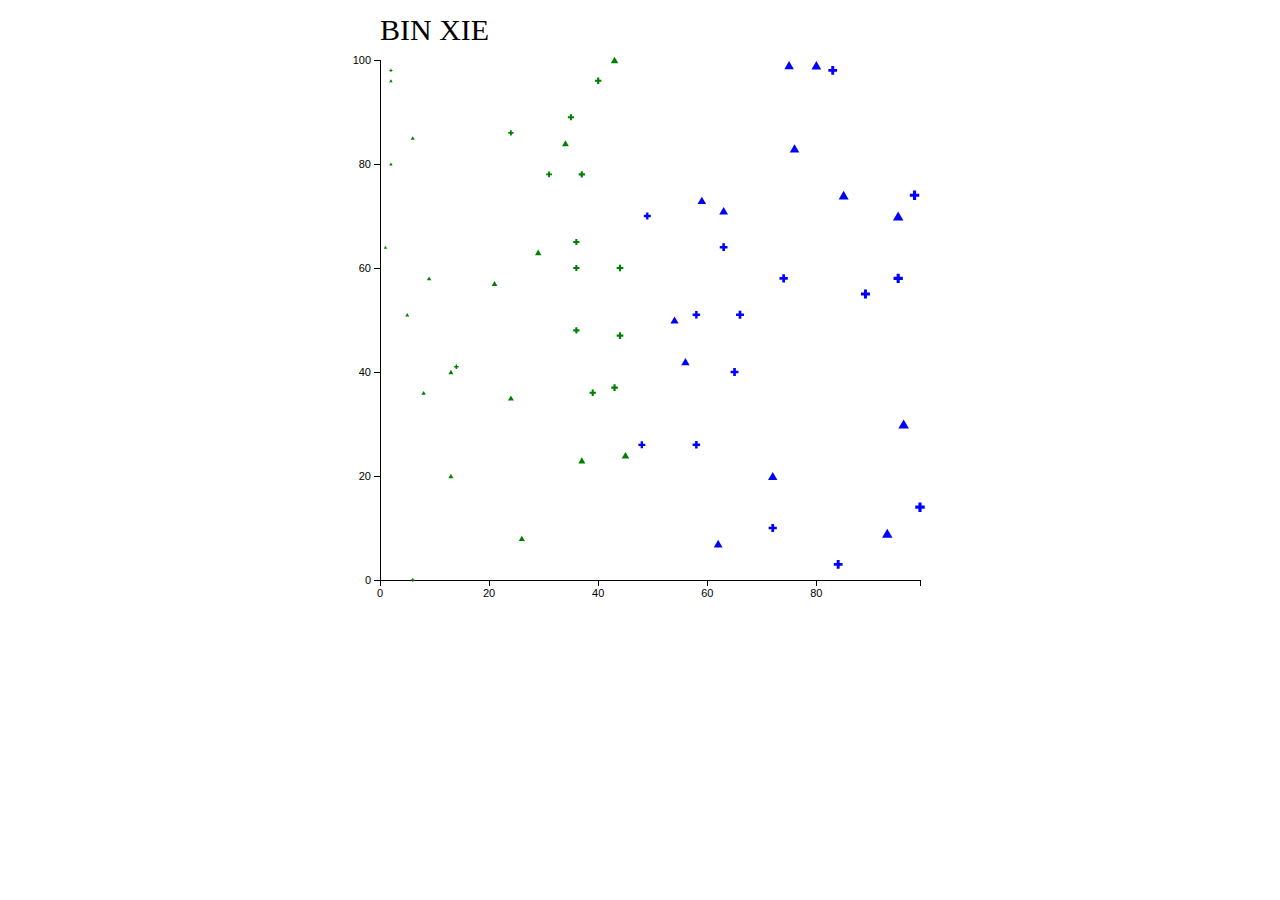
<file: HW1-bxie41/Q3/index.html>
<!DOCTYPE html>
<html lang="en">
<head>
    <meta charset="UTF-8">
    <title>bxie41</title>
    <script src="./d3/d3.v3.min.js"></script>
    <style>
        *{
            margin: 0;
            padding: 0;
        }
        body{
            text-align: center;
        }
        .axis path, .axis line{
            fill: none;
            stroke: black;
            shape-rendering: crispEdges;
        }
        .axis text{
            font-family: sans-serif;
            font-size: 11px;
        }
    </style>
</head>
<body>
    <div id="wrapper">
    </div>
</body>
<script>
    // dataset
    var triangle_data = [];
    var cross_data = [];
    for (var i = 0; i < 30; i++) {
        triangle_data.push([Math.floor(Math.random() * 101), Math.floor(Math.random() * 101)])
        cross_data.push([Math.floor(Math.random() * 101), Math.floor(Math.random() * 101)])
    }
    var dataset = triangle_data.concat(cross_data);
    var minX = 100, maxX = 0, maxY = 0, xSum = 0;
    for (var j = 0; j < 60; j++) {
        minX = Math.min(minX, dataset[j][0]);
        maxX = Math.max(maxX, dataset[j][0]);
        maxY = Math.max(maxY, dataset[j][1]);
        xSum = xSum + dataset[j][0]
    }
    var xAverage = xSum / 60;
    // draw svg
    var width = 600;
    var height = 600;
    var padding = {top: 60, right: 20, bottom: 20, left: 40};

    var svg = d3.select('#wrapper')
        .append('svg')
        .attr('width', width)
        .attr('height', height);
    // draw axis
    var xScale = d3.scale.linear()
        .domain([0, maxX])
        .range([padding.left, width-padding.right]);
    var yScale = d3.scale.linear()
        .domain([0, maxY])
        .range([height-padding.bottom, padding.top]);
    var xAxis = d3.svg.axis()
        .scale(xScale)
        .ticks(5)
        .orient('bottom');
    var yAxis = d3.svg.axis()
        .scale(yScale)
        .ticks(5)
        .orient('left');
    svg.append("g")
        .attr('class', 'axis')
        .attr('transform', 'translate(0,' + (height-padding.bottom) + ')')
        .call(xAxis);
    svg.append(("g"))
        .attr('class', 'axis')
        .attr('transform', 'translate(' + padding.left + ',0)')
        .call(yAxis);
    // draw triangles and crosses
    var scale = d3.scale.linear()
        .domain([minX, maxX])
        .range([5, 50]);
    var scatter = svg.append('g')
        .attr('class', 'scatter');
    var triangle_path = d3.svg.symbol()
        .type('triangle-up')
        .size(function(d) {return scale(d[0]);});
    svg.select('.scatter')
        .selectAll('path .triangle')
        .data(triangle_data)
        .enter()
        .append('path')
        .attr('d', triangle_path)
        .attr('fill', function (d) {
            return d[0] > xAverage? 'blue':'green';
        })
        .attr('transform', function (d) {
            return 'translate(' + xScale(d[0]) + ',' + yScale(d[1]) + ')';
        })
        .attr('class', 'triangle');
    var cross_path = d3.svg.symbol()
        .type('cross')
        .size(function(d) {return scale(d[0]);});
    svg.select('.scatter')
        .selectAll('path .cross')
        .data(cross_data)
        .enter()
        .append('path')
        .attr('d', cross_path)
        .attr('fill', function (d) {
            return d[0] > xAverage? 'blue':'green';
        })
        .attr('transform', function (d) {
            return 'translate(' + xScale(d[0]) + ',' + yScale(d[1]) + ')';
        })
        .attr('class', 'cross');
    // add my name
    svg.append('text')
        .text('BIN XIE')
        .attr('x', padding.left)
        .attr('y', 40)
        .attr('font-size', 30)
</script>
</html>
</file>
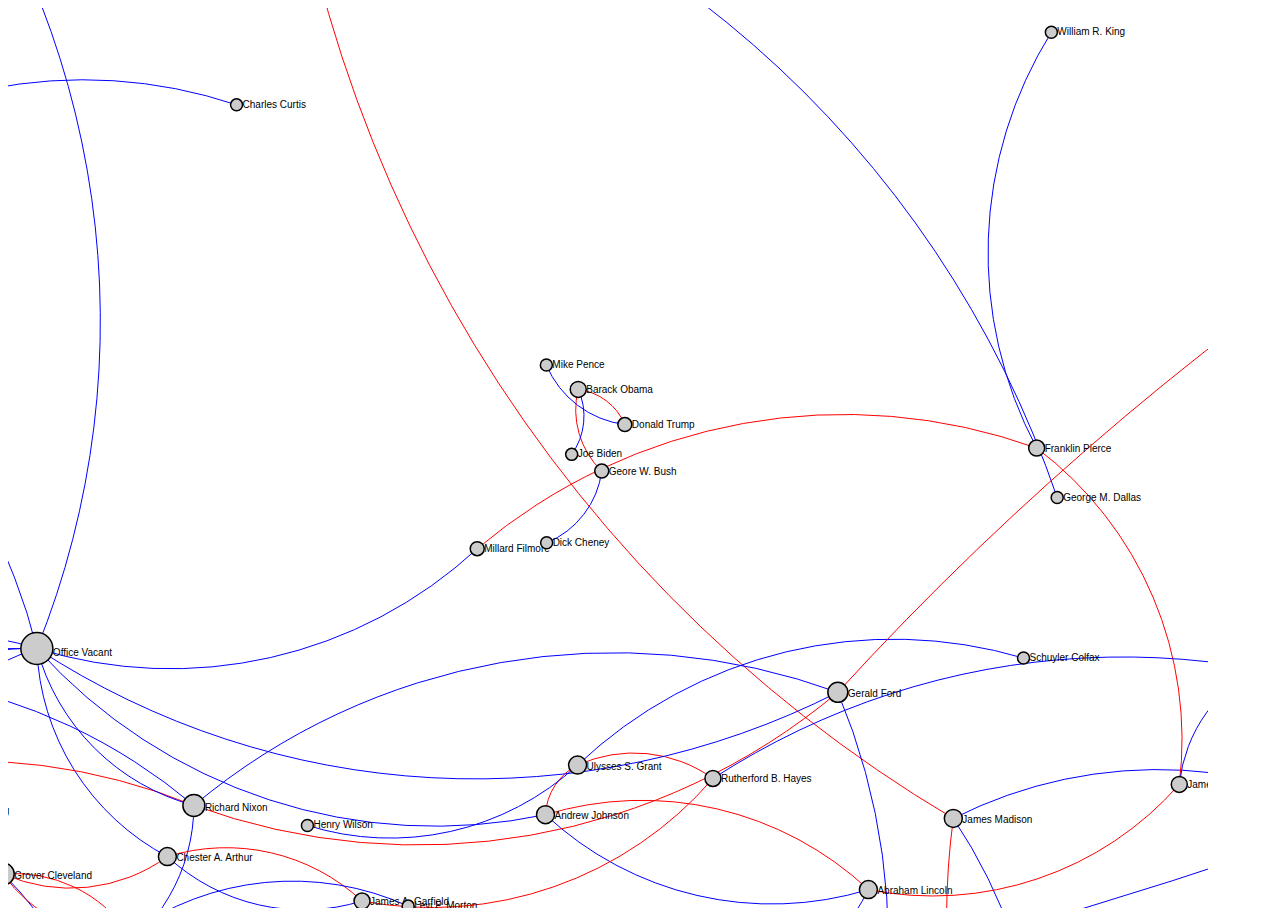
<file: HW2-bxie41/Q2/graph.html>
<!DOCTYPE html>
<head>
    <meta charset="utf-8">
    <title>Force graph</title>
    <script src="../lib/d3.v3.min.js"></script>
    <link rel="stylesheet" href="./graph.css">
</head>
<body>

</body>
<script src="./graph.js"></script>
</html>
</file>
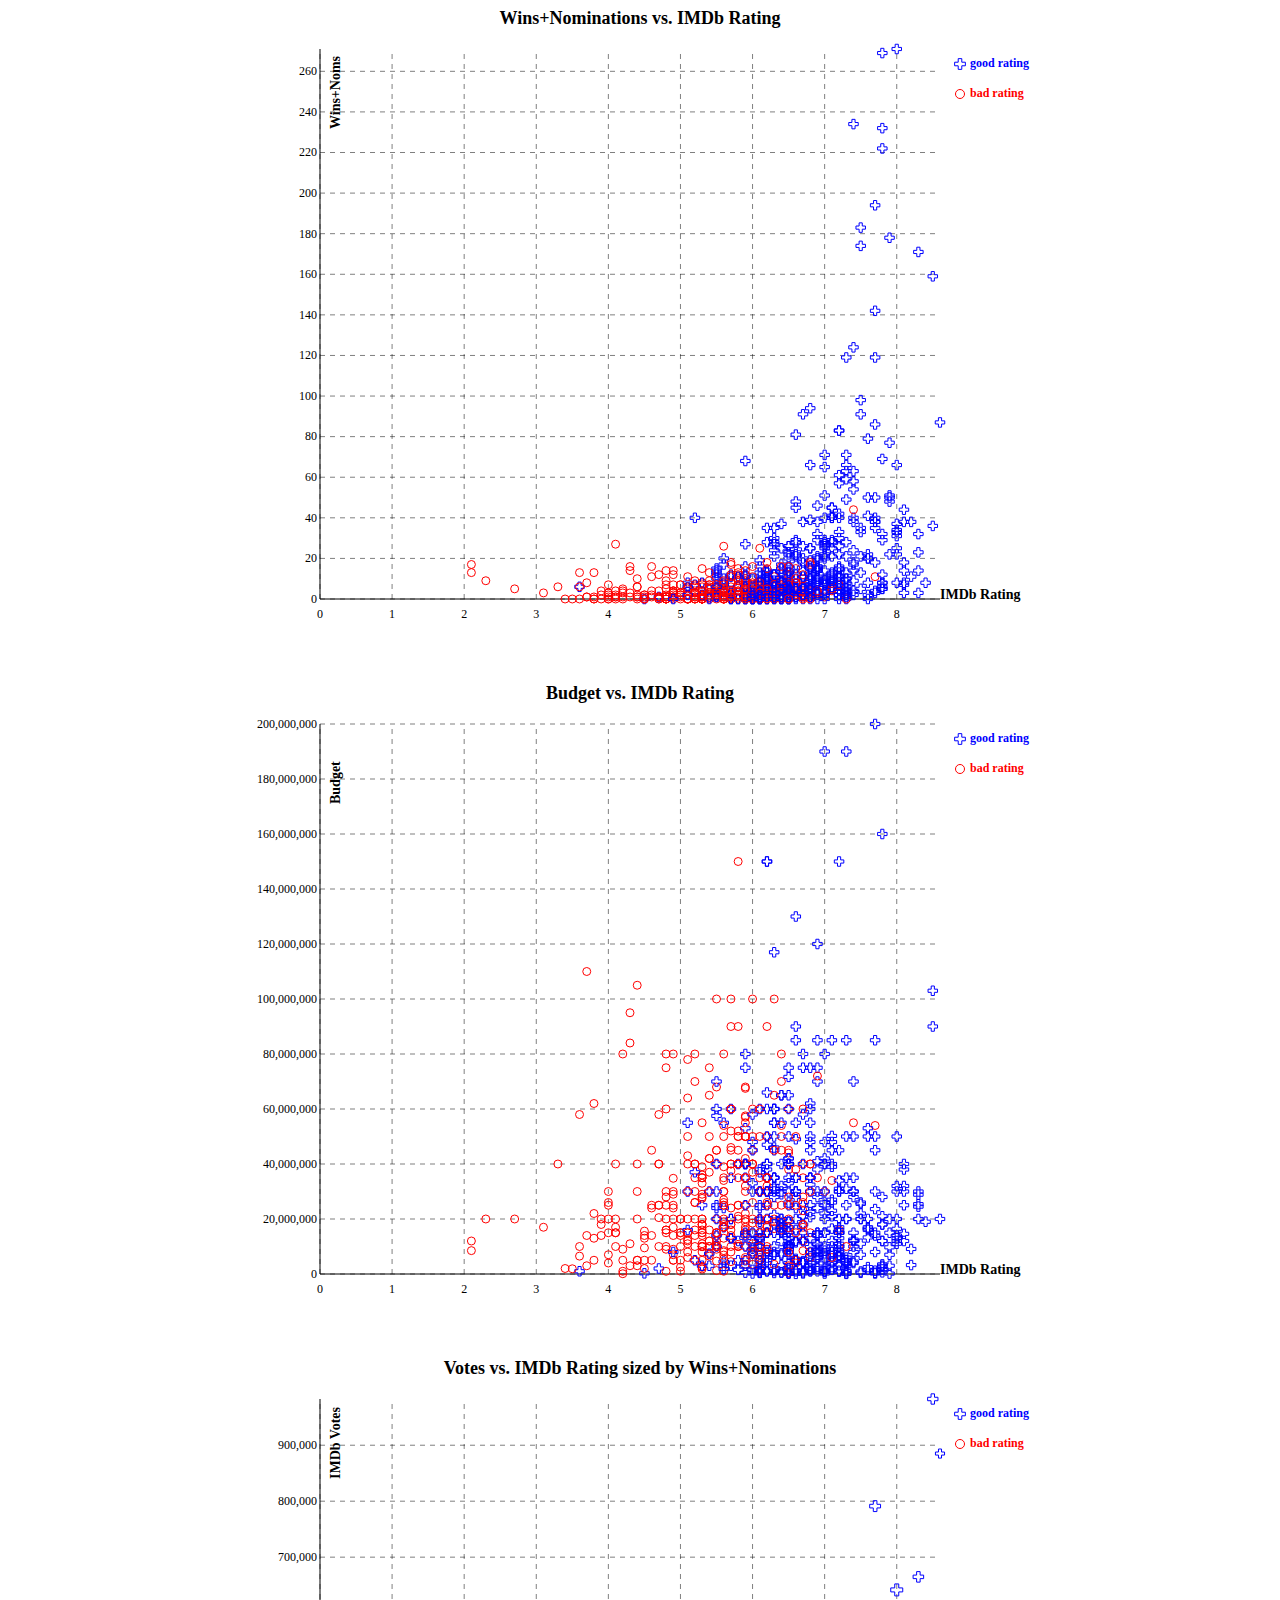
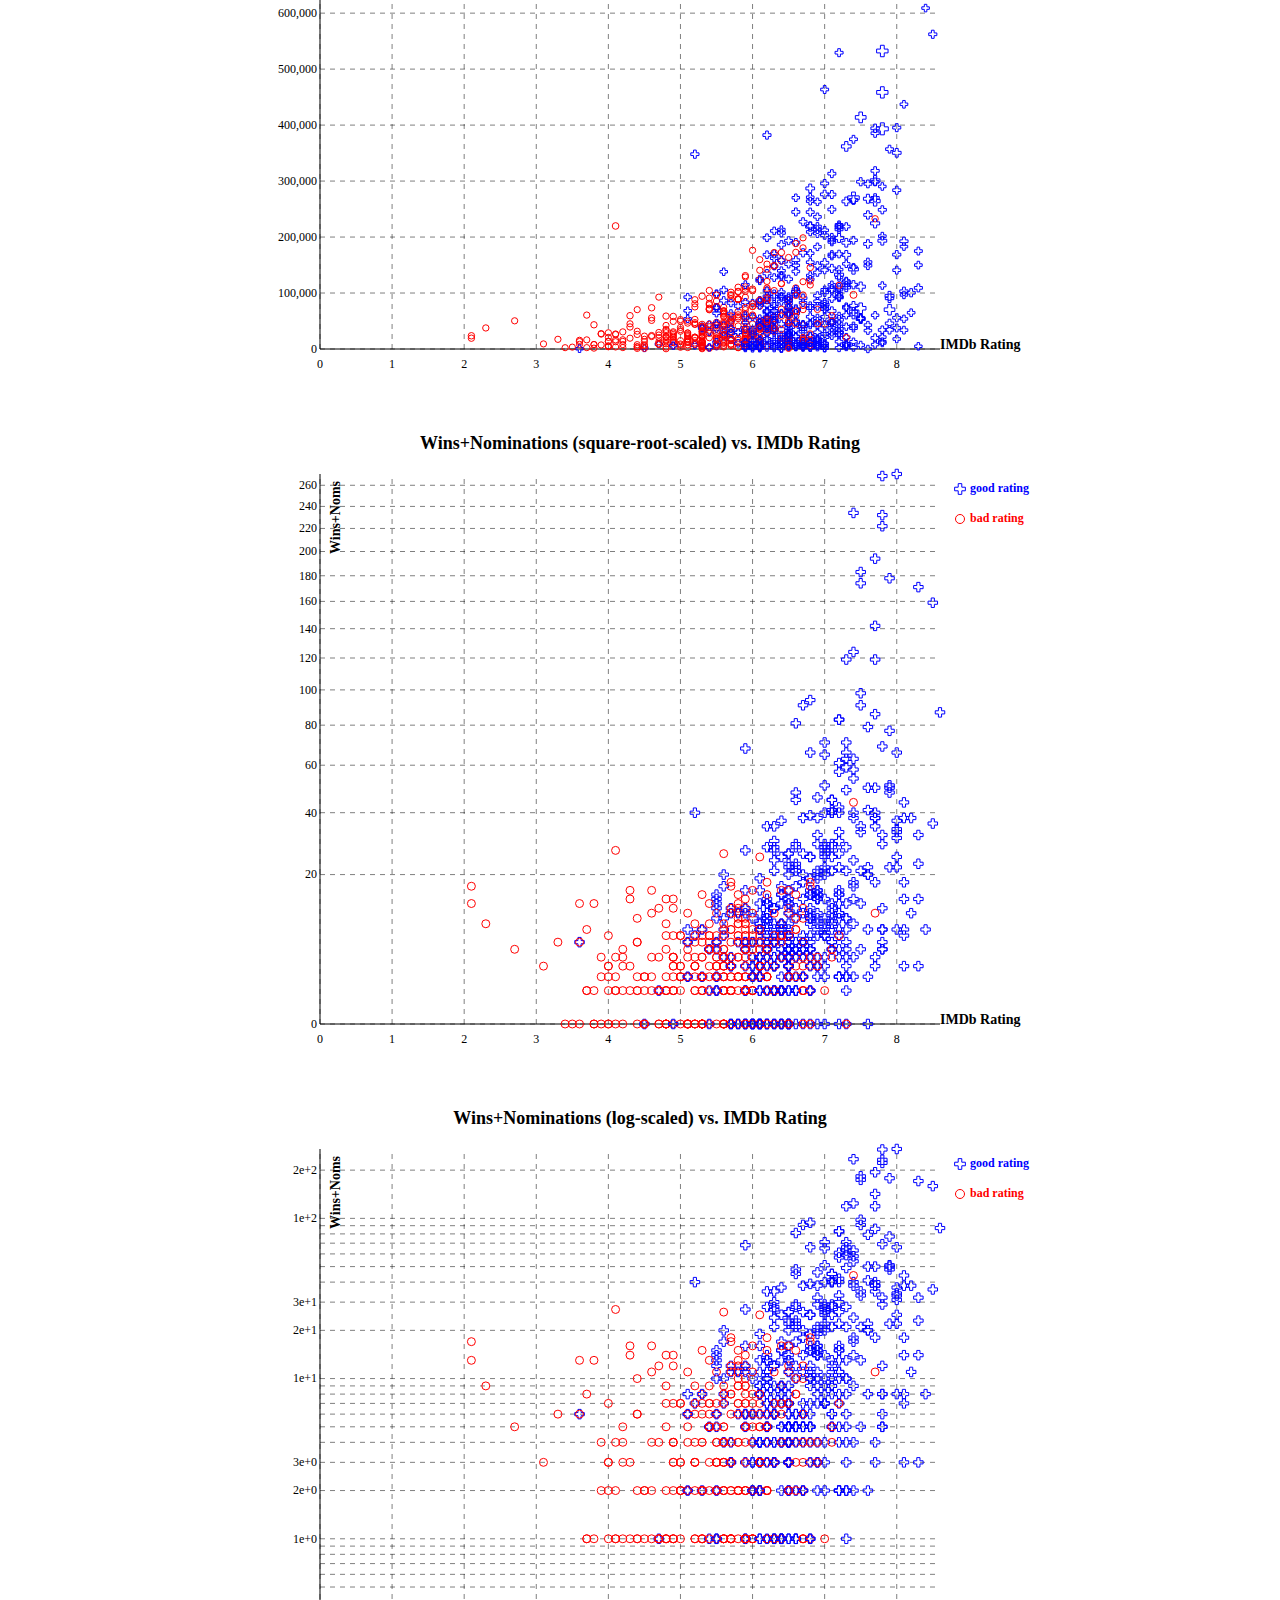
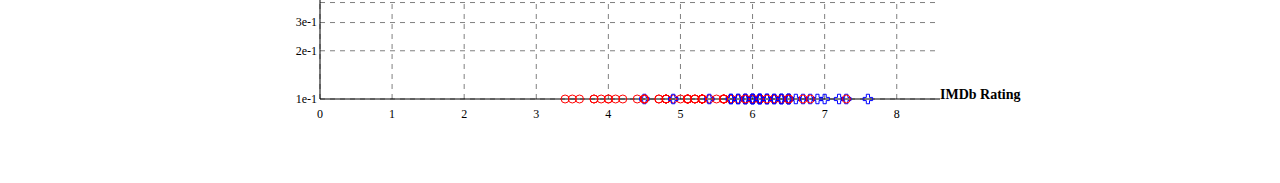
<file: HW2-bxie41/Q3/scatterplot.html>
<!DOCTYPE html>
<head>
    <meta charset="utf-8">
    <title>Scatterplot chart</title>
    <script src="../lib/d3.v3.min.js"></script>
    <link rel="stylesheet" href="./scatterplot.css">
</head>
<body>
    <div class="container pagebreak">
        <div class="title">Wins+Nominations vs. IMDb Rating</div>
        <div id="scatterplot1" class="scatterplot"></div>
    </div>
    <div class="container pagebreak">
        <div class="title">Budget vs. IMDb Rating</div>
        <div id="scatterplot2" class="scatterplot"></div>
    </div>
    <div class="container pagebreak">
        <div class="title">Votes vs. IMDb Rating sized by Wins+Nominations</div>
        <div id="scatterplot3" class="scatterplot"></div>
    </div>
    <div class="container pagebreak">
        <div class="title">Wins+Nominations (square-root-scaled) vs. IMDb Rating</div>
        <div id="scatterplot4" class="scatterplot"></div>
    </div>
    <div class="container pagebreak">
        <div class="title">Wins+Nominations (log-scaled) vs. IMDb Rating</div>
        <div id="scatterplot5" class="scatterplot"></div>
    </div>
</body>
<script src="./scatterplot.js"></script>
</html>
</file>
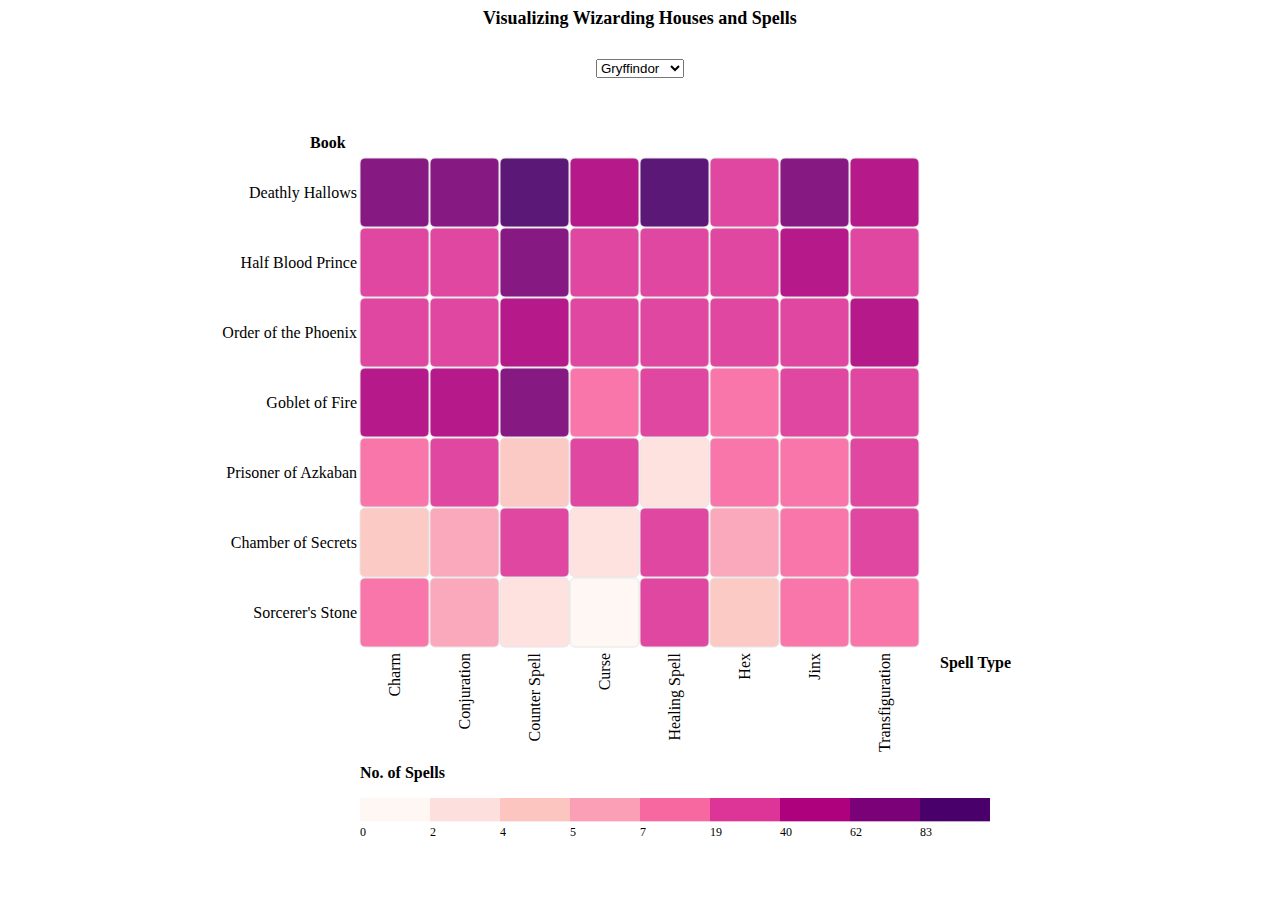
<file: HW2-bxie41/Q4/heatmap.html>
<!DOCTYPE html>
<head>
    <meta charset="utf-8">
    <title>Heatmap</title>
    <script src="../lib/d3.v3.min.js"></script>
    <link rel="stylesheet" href="./heatmap.css">
</head>
<body>
    <div class="container">
        <div class="title">Visualizing Wizarding Houses and Spells</div>
        <div class="select"></div>
        <div class="heatmap"></div>
    </div>
</body>
<script src="./heatmap.js"></script>
</html>
</file>
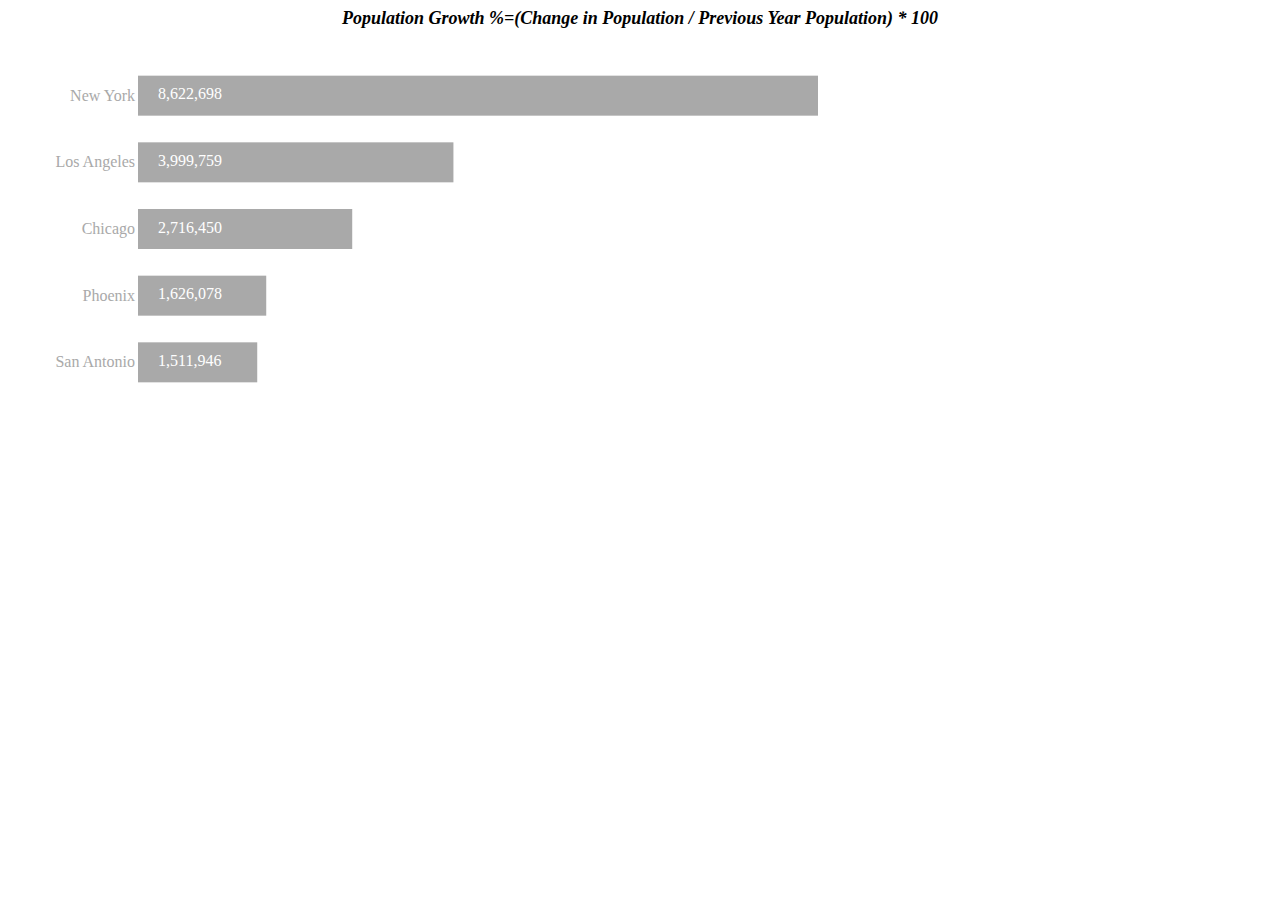
<file: HW2-bxie41/Q5/interactive.html>
<!DOCTYPE html>
<head>
    <meta charset="utf-8">
    <title>Interactive Visualization</title>
    <script src="../lib/d3.v3.min.js"></script>
    <link rel="stylesheet" href="./interactive.css">
</head>
<body>
    <div class="title">Population Growth %=(Change in Population / Previous Year Population) * 100</div>
    <div class="interactive">
        <div class="bar-chart"></div>
        <div class="line-chart"></div>
    </div>
</body>
<script src="./interactive.js"></script>
</html>
</file>
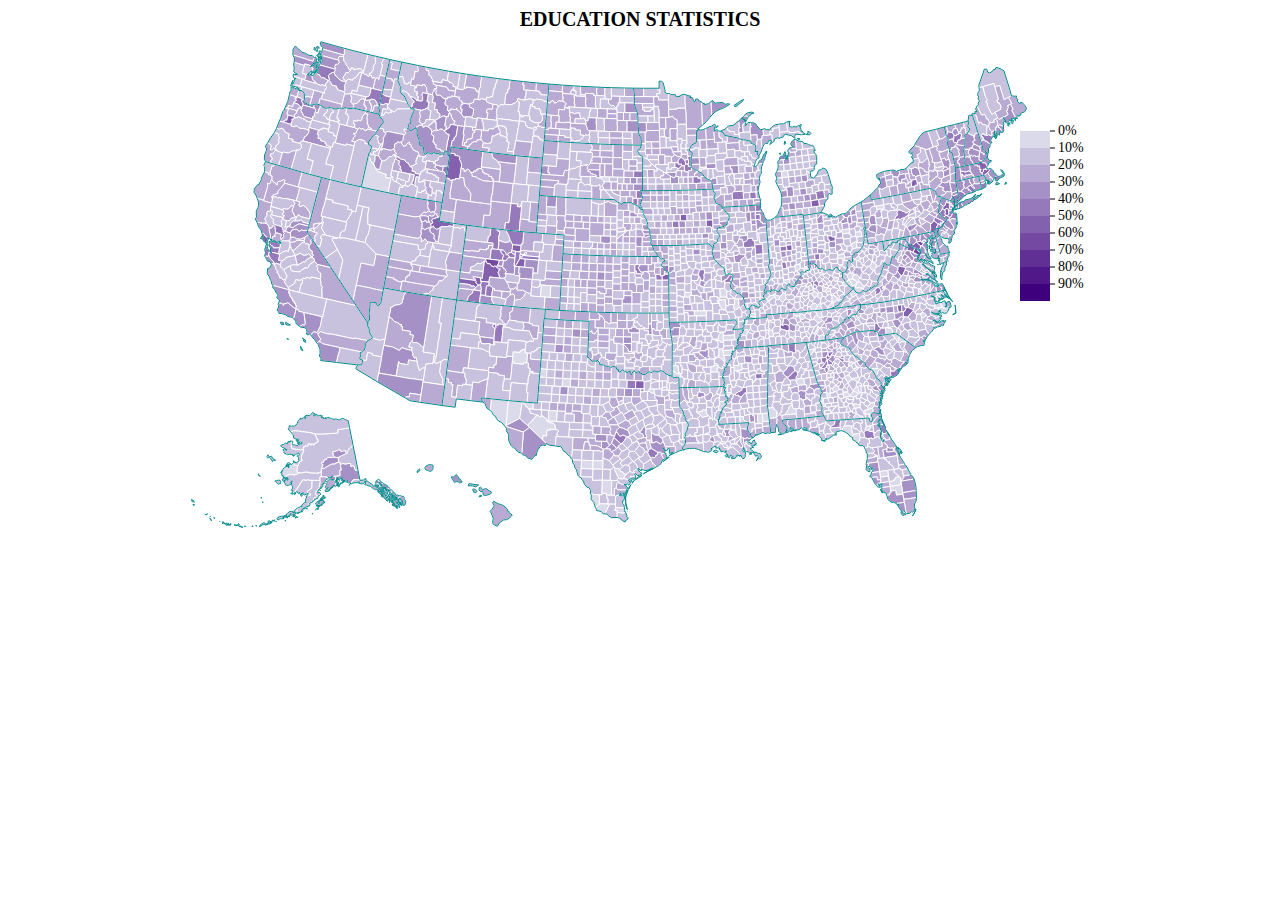
<file: HW2-bxie41/Q6/q6.html>
<!DOCTYPE html>
<head>
    <meta charset="utf-8">
    <title>Choropleth Map</title>
    <script src="../lib/d3.v3.min.js"></script>
    <script src="../lib/d3-queue.v3.min.js"></script>
    <script src="../lib/topojson.v1.min.js"></script>
    <script src="../lib/d3.tip.v0.6.3.js"></script>
    <link rel="stylesheet" href="./q6.css">
</head>
<body>
    <div class="title">EDUCATION STATISTICS</div>
    <div class="choropleth"></div>
</body>
<script src="./q6.js"></script>
</html>
</file>
<file: HW2-bxie41/Q2/graph.css>
path.link {
    fill: none;
    stroke: #666;
    stroke-width: 1.5px;
  }
  
circle {
    fill: #ccc;
    stroke: #fff;
    stroke: black;
    stroke-width: 1.5px;
}

circle.pinned {
    fill: #3cb371;
    stroke-width: 3px;
}
  
text {
    fill: #000;
    font: 10px sans-serif;
    pointer-events: none;
}

.link0 {
    stroke: blue;
    fill: none;
}

.link1 {
    stroke: red;
    fill: none;
}
</file>
<file: HW2-bxie41/Q3/scatterplot.css>
.axis path,
.axis line {
    fill: none;
    stroke: #000;
}

.tick line {
    opacity: 0.5;
    stroke-dasharray: 5 5;
}

text {
    font-size: 12px;
}

.container {
    margin-bottom: 50px;
}

.title {
    font-size: 18px;
    font-weight: 800;
    text-align: center;
}

.scatterplot {
    text-align: center;
}

.label {
    font-size: 14px;
    font-weight: 600;
}

.pagebreak { page-break-before: always; }
</file>
<file: HW2-bxie41/Q4/heatmap.css>
.title {
    font-size: 18px;
    font-weight: 800;
    text-align: center;
}

.select {
    text-align: center;
    margin: 30px 0;
}

.heatmap {
    text-align: center;
}

.label {
    font-size: 16px;
    font-weight: 600;
}

.axis path,
.axis line {
    fill: none;
    stroke: none;
}

.legend-title {
    font-size: 16px;
    font-weight: 600;
}

.legend-label {
    font-size: 12px;
}
</file>
<file: HW2-bxie41/Q5/interactive.css>
.title {
    font-size: 18px;
    font-weight: 800;
    font-style: italic;
    text-align: center;
}

.interactive {
    text-align: center;
}

.bar-chart {
    display: inline-block;
}

.line-chart {
    display: inline-block;
}

.line-chart .axis path,
.line-chart .axis line {
    fill: none;
    stroke: #000;
}

.line-chart .axis text {
    font-size: 12px;
}

.axis-label text {
    font-size: 12px;
    font-weight: 700;
}
</file>
<file: HW2-bxie41/Q6/q6.css>
.title {
    text-align: center;
    font-size: 20px;
    font-weight: 800;
}

.choropleth {
    text-align: center;
}

.states {
    fill: none;
    stroke: #008B8B;
    stroke-linejoin: round;
}

.county {
    stroke: #ffffff;
    stroke-linejoin: round;
}

.d3-tip {
    background: rgba(255, 174, 0, 0.7);
    padding: 10px 8px;
}

.d3-tip span {
    color: #ffffff;
}

.axis text {
    font-size: 14px;
}

.axis path {
    fill: none;
    stroke: none;
}

.axis line {
    fill: none;
    stroke: #000;
}
</file>
